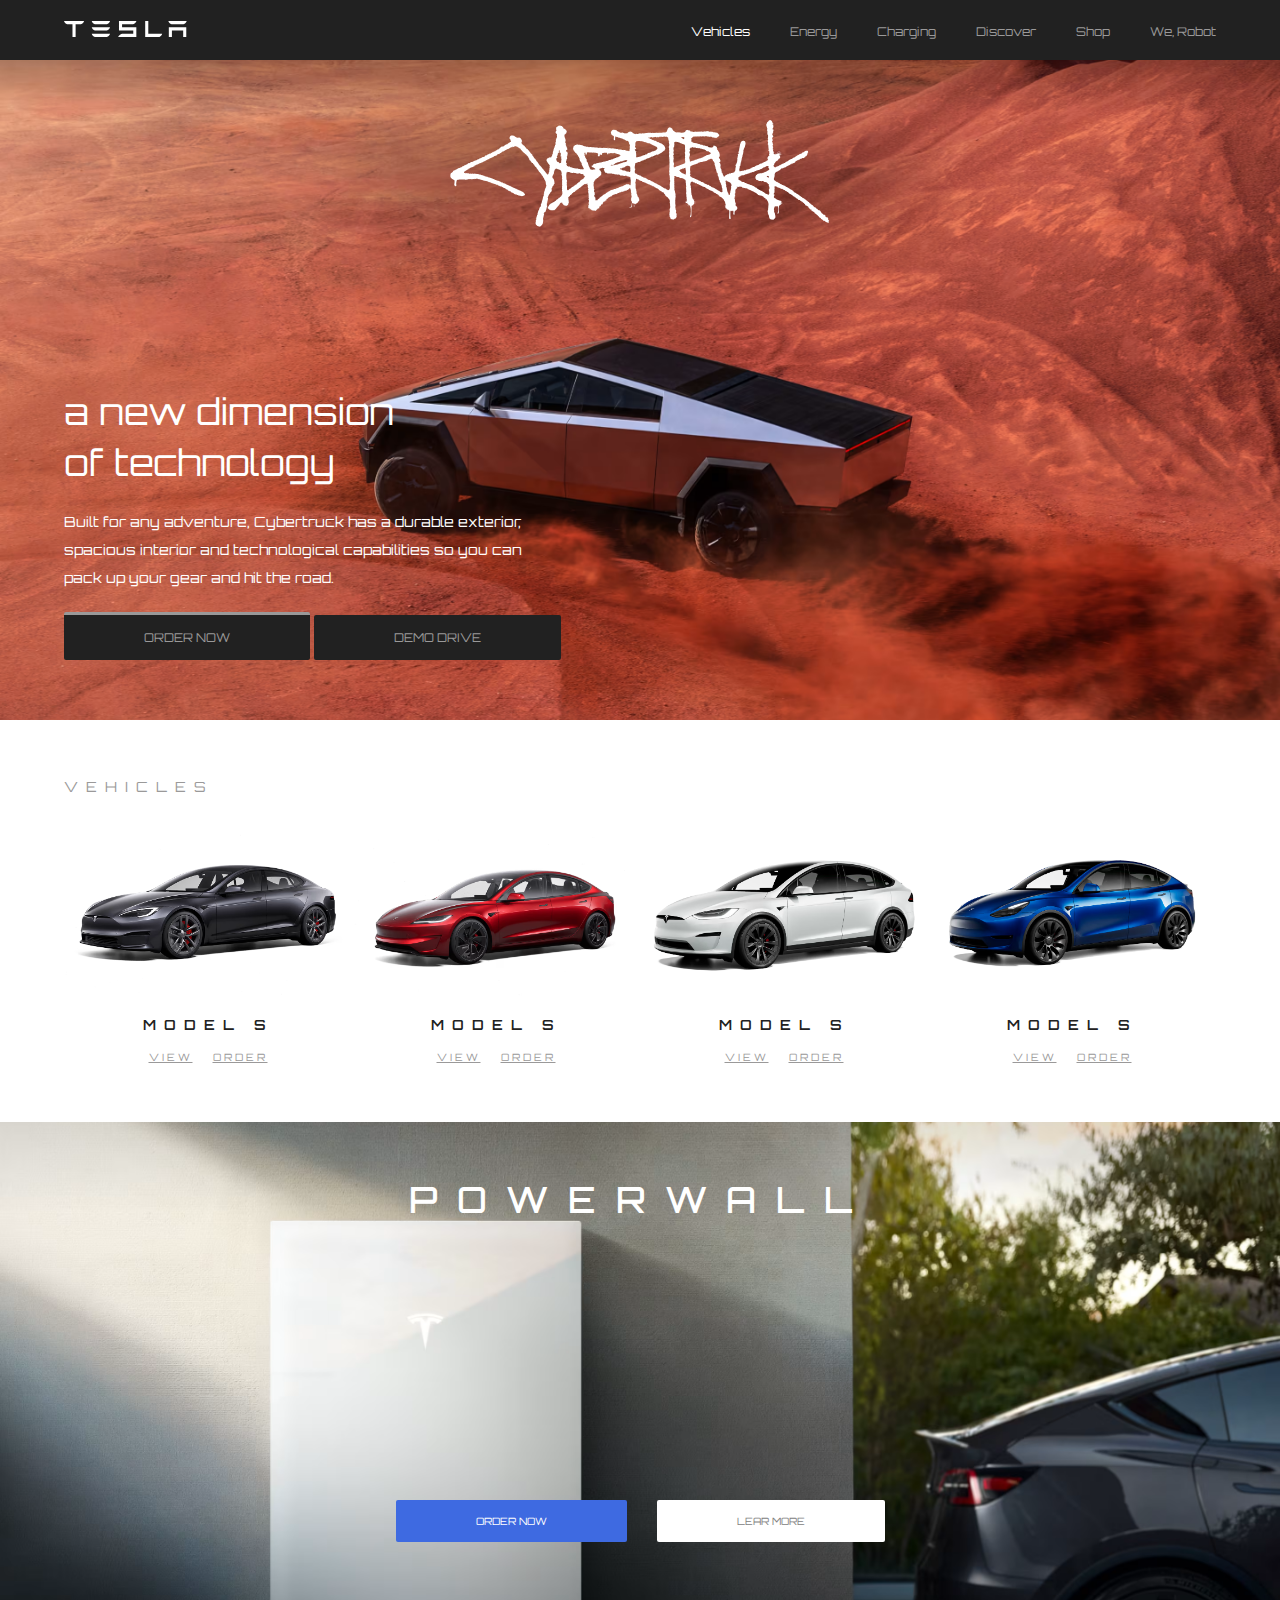
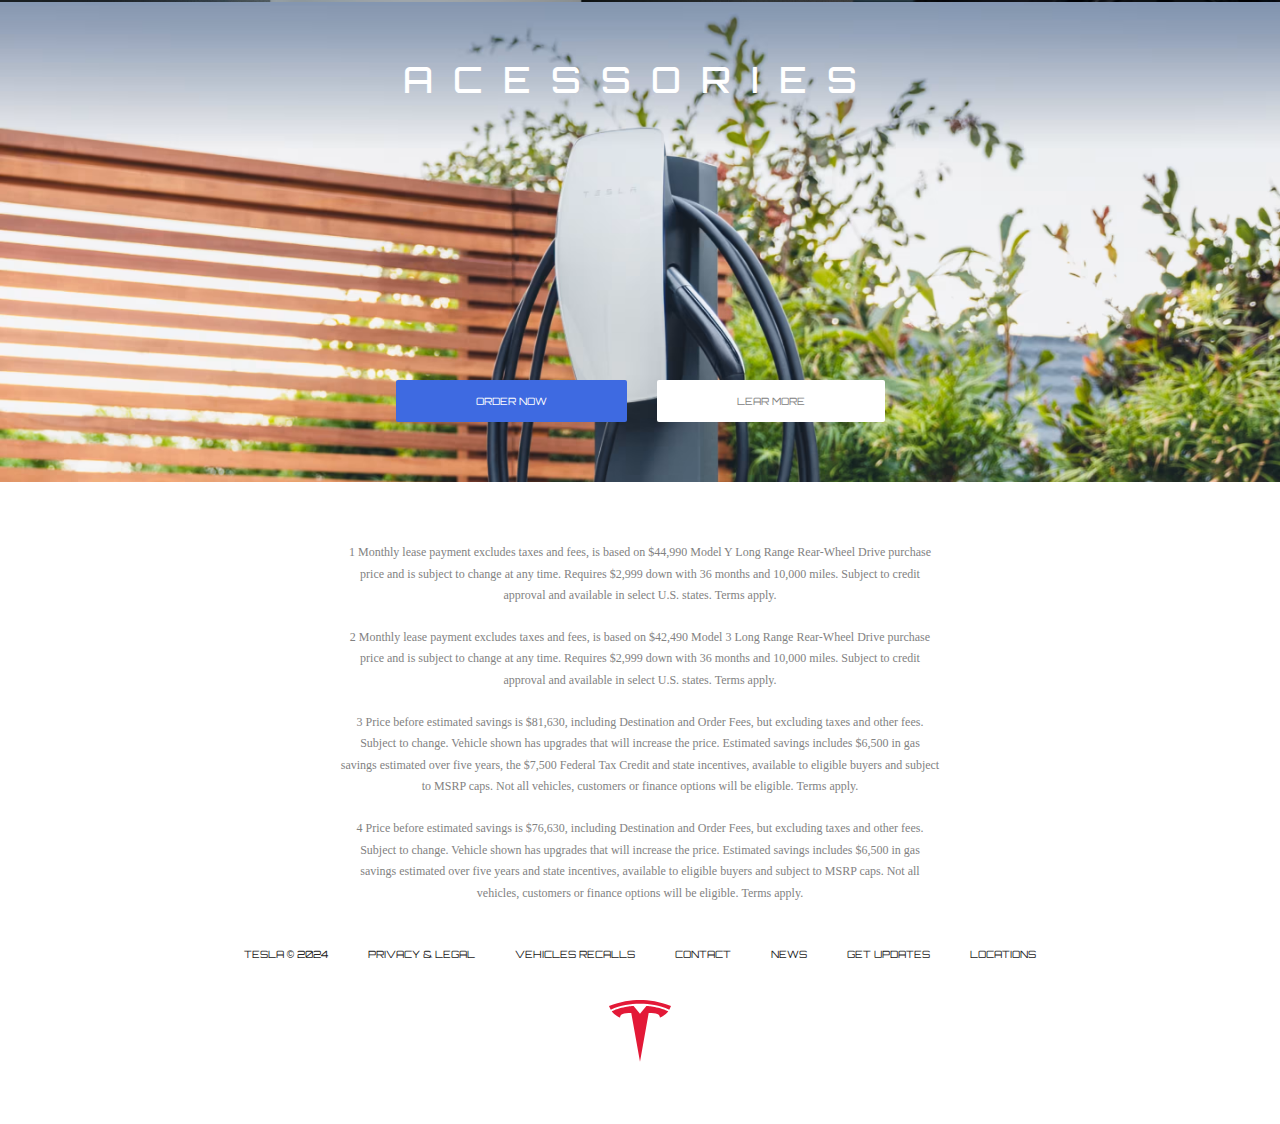
<file: index.html>
<!DOCTYPE html>
<html lang="pt-br">

<head>
    <meta charset="UTF-8">
    <meta name="viewport" content="width=device-width, initial-scale=1.0">
    <title>Tesla</title>
    <link rel="preconnect" href="https://fonts.googleapis.com">
    <link rel="preconnect" href="https://fonts.gstatic.com" crossorigin>
    <link href="https://fonts.googleapis.com/css2?family=Orbitron:wght@400..900&display=swap" rel="stylesheet">
    <link rel="stylesheet" href="css/reset.css">
    <link rel="stylesheet" href="css/style.css">
    <link rel="stylesheet" href="css/responsive.css">
</head>

<body>

    <header>
        <div class="container container-flex">
            <!-- logotipo -->
            <div class="brand">
                <figure>
                    <img src="img/logo-white.svg" alt="Logotipo da Tesla">
                </figure>
            </div>

            <!-- menu -->
            <div class="menu">
                <nav>
                    <ul>
                        <li>
                            <a class="active" href="/">Vehicles</a>
                        </li>
                        <li>
                            <a href="/">Energy</a>
                        </li>
                        <li>
                            <a href="/">Charging</a>
                        </li>
                        <li>
                            <a href="/">Discover</a>
                        </li>
                        <li>
                            <a href="/">Shop</a>
                        </li>
                        <li>
                            <a href="/">We, Robot</a>
                        </li>
                    </ul>
                </nav>
            </div>

            <div class="mobile-menu">
                <div></div>
                <div></div>
                <div></div>
            </div>
        </div>
    </header>

    <section class="hero">
        <div class="container banner">
           
            <!-- logo cybertruck -->
            <div class="brand-cybertruck">
                <figure>
                    <img src="img/logo-cybertruck.svg" alt="logo Cybertruck">
                </figure>
            </div>

            <!-- content -->
            <div class="content">
                <h1>a new dimension of technology</h1>
                <p>Built for any adventure, Cybertruck has a durable exterior, spacious interior and technological capabilities so you can pack up your gear and hit the road.</p>
                <div class="options-btns">
                    <button class="border-button">order now</button>
                    <button>demo drive</button>
                </div>
            </div>

        </div>
    </section>

    <section class="catalogue">
        <div class="container title">
            <h2>Vehicles</h2>
        </div>

        <div class="container catalogue-grid">
            <!-- item car -->
             <div class="item-car">
                <figure>
                    <img src="img/car-1.avif" alt="Car Model 1">
                </figure>
                <h3>Model S</h3>
                <div class="options">
                    <a href="/">View</a>
                    <a href="view-car1.html">Order</a>
                </div>
             </div>

             <!-- item car -->
             <div class="item-car">
                <figure>
                    <img src="img/car-2.avif" alt="Car Model 1">
                </figure>
                <h3>Model S</h3>
                <div class="options">
                    <a href="/">View</a>
                    <a href="view-car2.html">Order</a>
                </div>
             </div>

             <!-- item car -->
             <div class="item-car">
                <figure>
                    <img src="img/car-3.avif" alt="Car Model 1">
                </figure>
                <h3>Model S</h3>
                <div class="options">
                    <a href="/">View</a>
                    <a href="view-car3.html">Order</a>
                </div>
             </div>

             <!-- item car -->
             <div class="item-car">
                <figure>
                    <img src="img/car-4.avif" alt="Car Model 1">
                </figure>
                <h3>Model S</h3>
                <div class="options">
                    <a href="/">View</a>
                    <a href="view-car4.html">Order</a>
                </div>
             </div>

        </div>
    </section>

    <section class="full-banner" style="background-image: url(img/banner-2.avif);">
        <div class="product-title">
            <h2>powerwall</h2>
        </div>
        <div class="product-details">
            <button class="btn-primary">order now</button>
            <button class="btn-secondary">lear more</button>
        </div>
    </section>

    <section class="full-banner" style="background-image: url(img/banner-3.avif);">
        <div class="product-title">
            <h2>acessories</h2>
        </div>
        <div class="product-details">
            <button class="btn-primary">order now</button>
            <button class="btn-secondary">lear more</button>
        </div>
    </section>

    <footer>

        <div class="container">
            <div class="footer-block-text">
                <p>1 Monthly lease payment excludes taxes and fees, is based on $44,990 Model Y Long Range Rear-Wheel Drive purchase price and is subject to change at any time. Requires $2,999 down with 36 months and 10,000 miles. Subject to credit approval and available in select U.S. states. Terms apply.</p>
                <p>2 Monthly lease payment excludes taxes and fees, is based on $42,490 Model 3 Long Range Rear-Wheel Drive purchase price and is subject to change at any time. Requires $2,999 down with 36 months and 10,000 miles. Subject to credit approval and available in select U.S. states. Terms apply.</p>
                <p>3 Price before estimated savings is $81,630, including Destination and Order Fees, but excluding taxes and other fees. Subject to change. Vehicle shown has upgrades that will increase the price. Estimated savings includes $6,500 in gas savings estimated over five years, the $7,500 Federal Tax Credit and state incentives, available to eligible buyers and subject to MSRP caps. Not all vehicles, customers or finance options will be eligible. Terms apply.</p>
                <p>4 Price before estimated savings is $76,630, including Destination and Order Fees, but excluding taxes and other fees. Subject to change. Vehicle shown has upgrades that will increase the price. Estimated savings includes $6,500 in gas savings estimated over five years and state incentives, available to eligible buyers and subject to MSRP caps. Not all vehicles, customers or finance options will be eligible. Terms apply.</p>
        
            </div>
        </div>

        <div class="container menu-footer">
            <nav>
                <ul>
                    <li>
                        <a href="/">TESLA © 2024</a>
                    </li>
                    <li>
                        <a href="/">PRIVACY & LEGAL</a>
                    </li>
                    <li>
                        <a href="/">VEHICLES RECALLS</a>
                    </li>
                    <li>
                        <a href="/">CONTACT</a>
                    </li>
                    <li>
                        <a href="/">NEWS</a>
                    </li>
                    <li>
                        <a href="/">GET UPDATES</a>
                    </li>
                    <li>
                        <a href="/">LOCATIONS</a>
                    </li>
                </ul>
            </nav>

            <div>
                <figure>
                    <img src="img/logo-footer.svg" alt="Logotipo da Tesla">
                </figure>
            </div>
        </div>
    </footer>

</body>

</html>
</file>
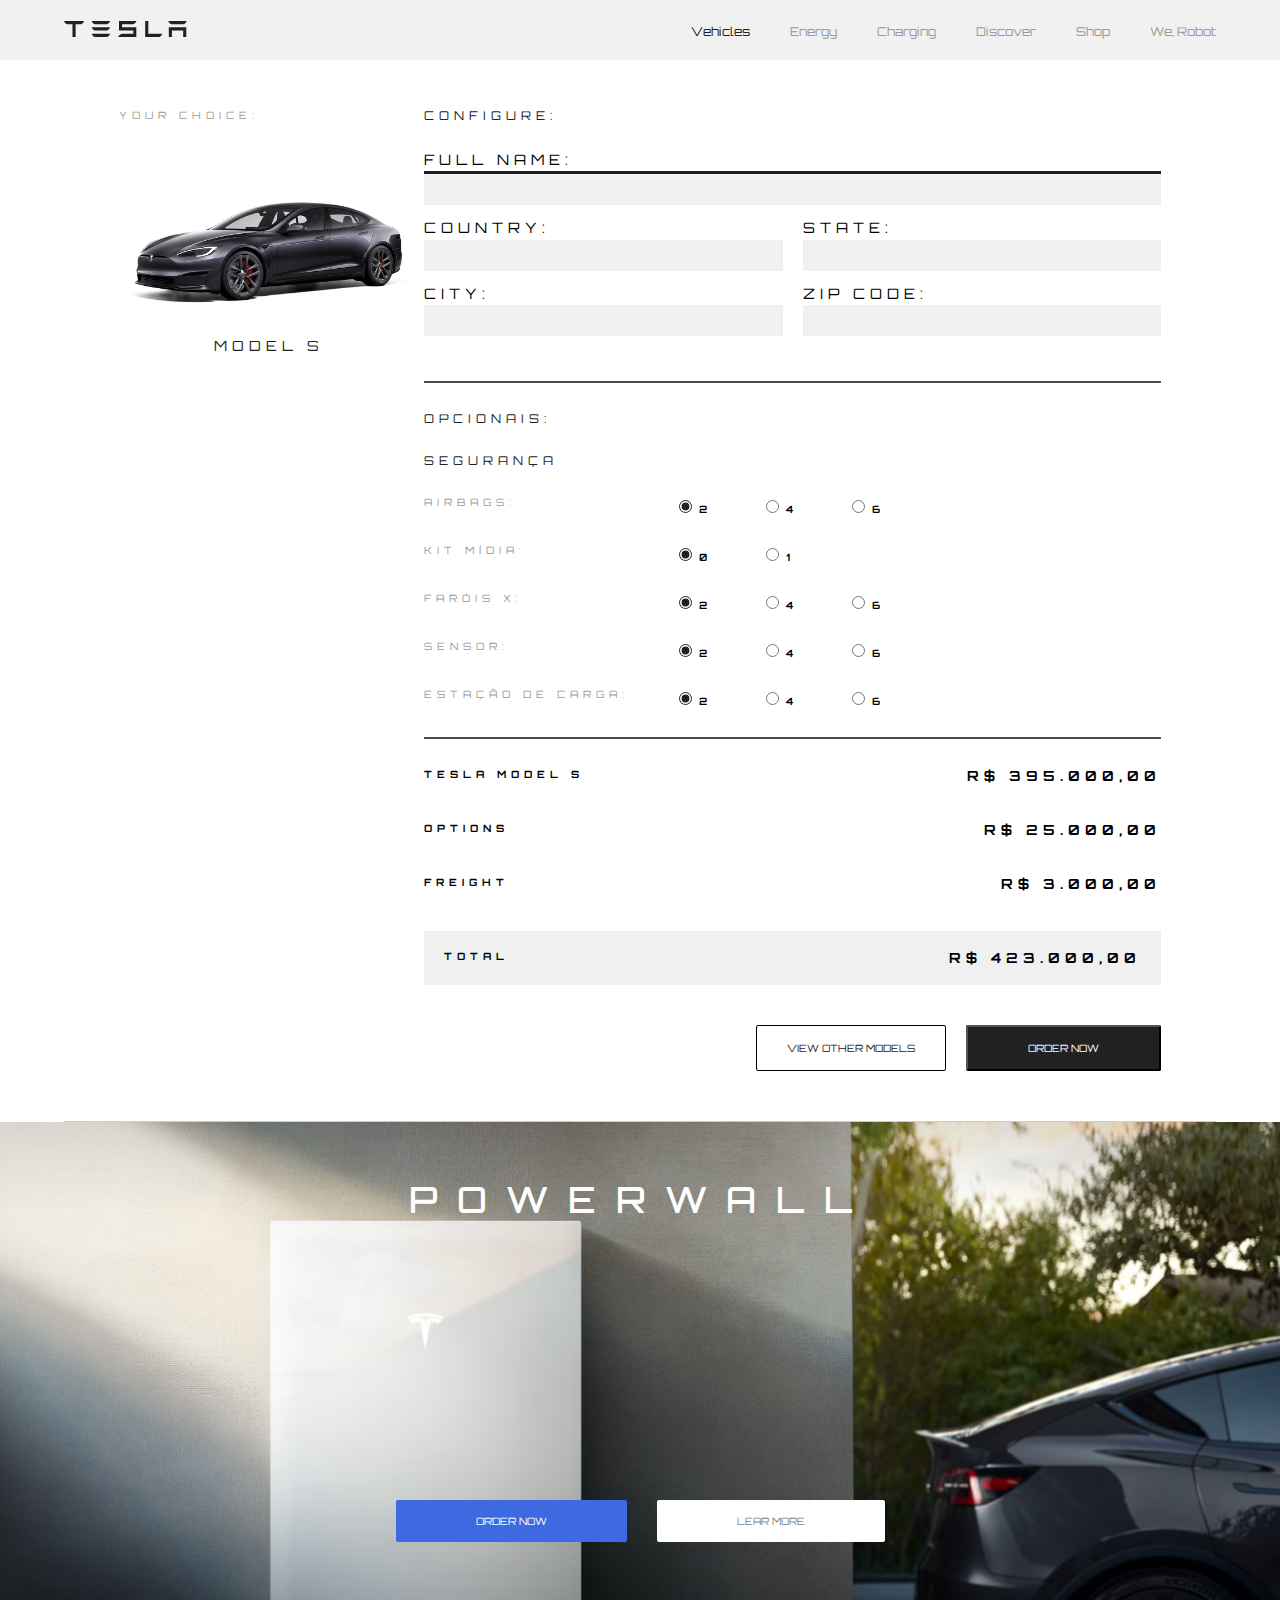
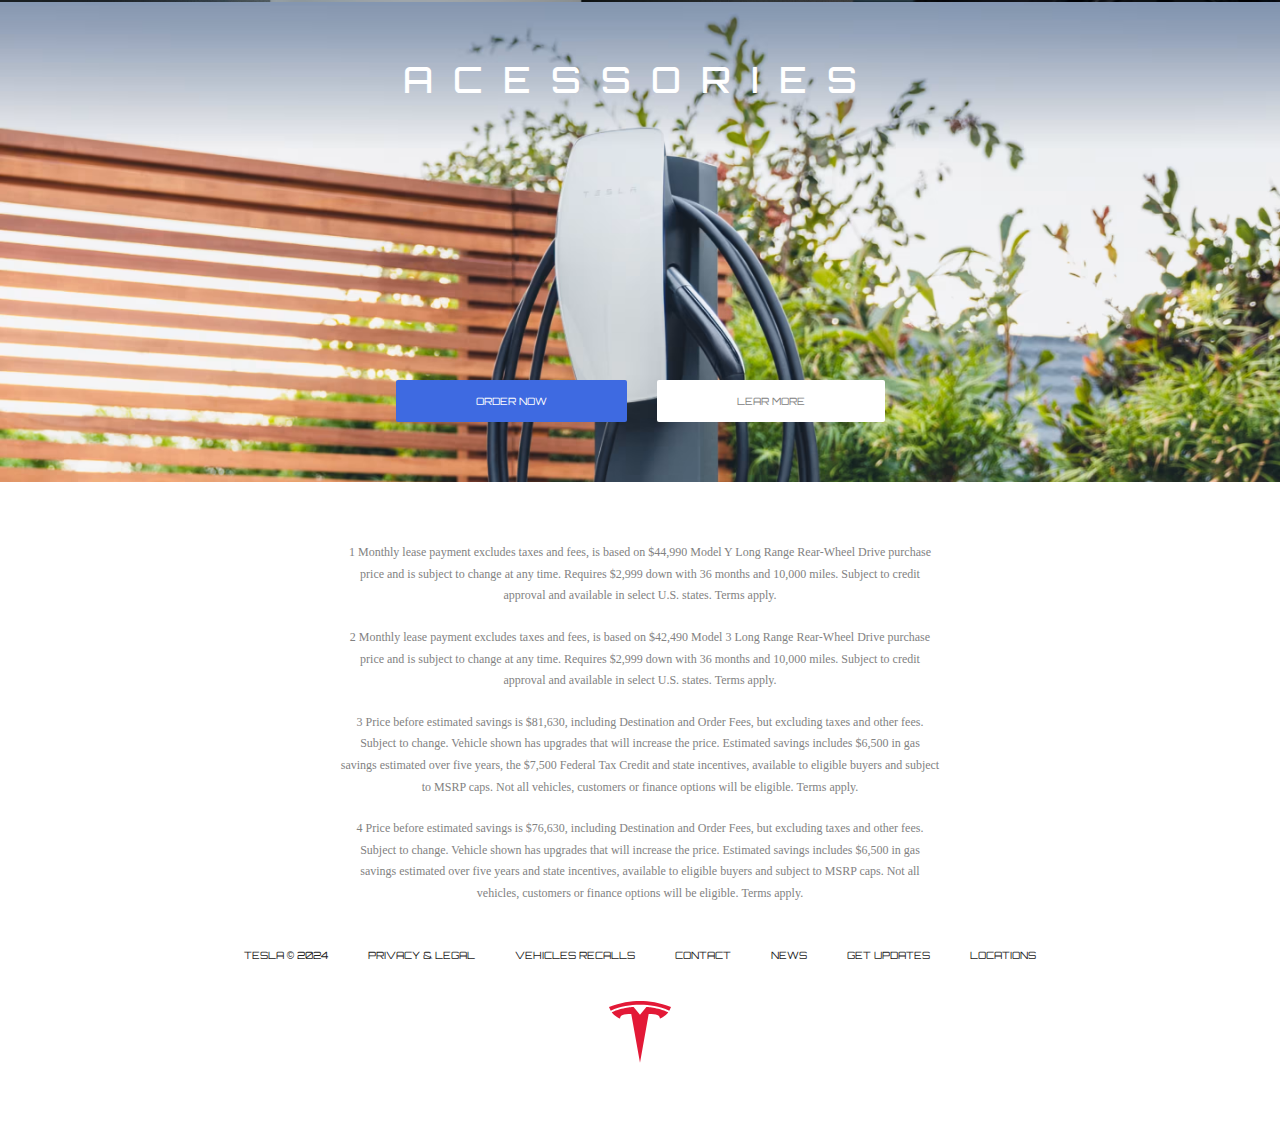
<file: view-car1.html>
<!DOCTYPE html>
<html lang="pt-br">

<head>
    <meta charset="UTF-8">
    <meta name="viewport" content="width=device-width, initial-scale=1.0">
    <title>Tesla</title>
    <link rel="preconnect" href="https://fonts.googleapis.com">
    <link rel="preconnect" href="https://fonts.gstatic.com" crossorigin>
    <link href="https://fonts.googleapis.com/css2?family=Orbitron:wght@400..900&display=swap" rel="stylesheet">
    <link rel="stylesheet" href="css/reset.css">
    <link rel="stylesheet" href="css/style-cars.css">
    <link rel="stylesheet" href="css/responsive.css">
</head>

<body>

    <header>
        <div class="container container-flex">
            <!-- logotipo -->
            <div class="brand">
                <figure>
                    <img src="img/logo-black.svg" alt="Logotipo da Tesla">
                </figure>
            </div>

            <!-- menu -->
            <div class="menu">
                <nav>
                    <ul>
                        <li>
                            <a class="active" href="/">Vehicles</a>
                        </li>
                        <li>
                            <a href="/">Energy</a>
                        </li>
                        <li>
                            <a href="/">Charging</a>
                        </li>
                        <li>
                            <a href="/">Discover</a>
                        </li>
                        <li>
                            <a href="/">Shop</a>
                        </li>
                        <li>
                            <a href="/">We, Robot</a>
                        </li>
                    </ul>
                </nav>
            </div>

            <div class="mobile-menu">
                <div></div>
                <div></div>
                <div></div>
            </div>
        </div>
    </header>

    <section class="container">
        <div class="car-details">
            <div class="car-image">
                <h3>your choice:</h3>
                <img src="img/car-1.avif" alt="Model S">
                <p class="car-model">Model S</p>
            </div>
            
            <div class="car-info">
                <h3>Configure:</h3>
                <form class="car-form border-bottom">
                    <div class="form-row">
                        <div class="form-group">
                            <label for="full-name">Full Name:</label>
                            <input type="text" class="border-input-selected">
                        </div>
                    </div>
                    <div class="form-row">
                        <div class="form-group">
                            <label for="country">Country:</label>
                            <input type="text">
                        </div>
                        <div class="form-group">
                            <label for="state">State:</label>
                            <input type="text">
                        </div>
                    </div>
                    <div class="form-row">
                        <div class="form-group">
                            <label for="city">City:</label>
                            <input type="text">
                        </div>
                        <div class="form-group">
                            <label for="zip">ZIP Code:</label>
                            <input type="text">
                        </div>
                    </div>
                </form>
          
                <div class="details-options border-bottom">
                    <h3>Opcionais:</h3>
                    <h3>Segurança</h3>
                    
                    <div class="option-car">
                        <label>Airbags:</label>
                        <div>
                            <input type="radio" name="airbags" checked><span>2</span>
                            <input type="radio" name="airbags"><span>4</span>
                            <input type="radio" name="airbags"><span>6</span>
                        </div>
                    </div>
                    
                    <div class="option-car">
                        <label>Kit mídia:</label>
                        <div>
                            <input type="radio" name="kit-midia" checked><span>0</span>
                            <input type="radio" name="kit-midia"><span>1</span>
                        </div>
                    </div>
                    
                    <div class="option-car">
                        <label>Faróis X:</label>
                        <div>
                            <input type="radio" name="farois" checked><span>2</span>
                            <input type="radio" name="farois"><span>4</span>
                            <input type="radio" name="farois"><span>6</span>
                        </div>
                    </div>
                    
                    <div class="option-car">
                        <label>Sensor:</label>
                        <div>
                            <input type="radio" name="sensor" checked><span>2</span>
                            <input type="radio" name="sensor"><span>4</span>
                            <input type="radio" name="sensor"><span>6</span>
                        </div>
                    </div>
                    
                    <div class="option-car">
                        <label>Estação de carga:</label>
                        <div>
                            <input type="radio" name="carga" checked><span>2</span>
                            <input type="radio" name="carga"><span>4</span>
                            <input type="radio" name="carga"><span>6</span>
                        </div>
                    </div>
                </div>
                
          
                <div class="price-summary">
                    <div class="price-item">
                        <span>TESLA MODEL S</span>
                        <span class="price-value">R$ 395.000,00</span>
                    </div>
                    <div class="price-item">
                        <span>Options</span>
                        <span class="price-value">R$ 25.000,00</span>
                    </div>
                    <div class="price-item">
                        <span>Freight</span>
                        <span class="price-value">R$ 3.000,00</span>
                    </div>
                    <div class="price-total">
                        <span>Total</span>
                        <span class="price-value">R$ 423.000,00</span>
                    </div>
                </div>
          
                <div class="action-buttons">
                    <button class="btn-other-model">View Other Models</button>
                    <button class="btn-order-now">Order Now</button>
                </div>
            </div>
        </div>
      </section>         

    <section class="full-banner" style="background-image: url(img/banner-2.avif);">
        <div class="product-title">
            <h2>powerwall</h2>
        </div>
        <div class="product-details">
            <button class="btn-primary">order now</button>
            <button class="btn-secondary">lear more</button>
        </div>
    </section>

    <section class="full-banner" style="background-image: url(img/banner-3.avif);">
        <div class="product-title">
            <h2>acessories</h2>
        </div>
        <div class="product-details">
            <button class="btn-primary">order now</button>
            <button class="btn-secondary">lear more</button>
        </div>
    </section>

    <footer>

        <div class="container">
            <div class="footer-block-text">
                <p>1 Monthly lease payment excludes taxes and fees, is based on $44,990 Model Y Long Range Rear-Wheel Drive purchase price and is subject to change at any time. Requires $2,999 down with 36 months and 10,000 miles. Subject to credit approval and available in select U.S. states. Terms apply.</p>
                <p>2 Monthly lease payment excludes taxes and fees, is based on $42,490 Model 3 Long Range Rear-Wheel Drive purchase price and is subject to change at any time. Requires $2,999 down with 36 months and 10,000 miles. Subject to credit approval and available in select U.S. states. Terms apply.</p>
                <p>3 Price before estimated savings is $81,630, including Destination and Order Fees, but excluding taxes and other fees. Subject to change. Vehicle shown has upgrades that will increase the price. Estimated savings includes $6,500 in gas savings estimated over five years, the $7,500 Federal Tax Credit and state incentives, available to eligible buyers and subject to MSRP caps. Not all vehicles, customers or finance options will be eligible. Terms apply.</p>
                <p>4 Price before estimated savings is $76,630, including Destination and Order Fees, but excluding taxes and other fees. Subject to change. Vehicle shown has upgrades that will increase the price. Estimated savings includes $6,500 in gas savings estimated over five years and state incentives, available to eligible buyers and subject to MSRP caps. Not all vehicles, customers or finance options will be eligible. Terms apply.</p>
        
            </div>
        </div>

        <div class="container menu-footer">
            <nav>
                <ul>
                    <li>
                        <a href="/">TESLA © 2024</a>
                    </li>
                    <li>
                        <a href="/">PRIVACY & LEGAL</a>
                    </li>
                    <li>
                        <a href="/">VEHICLES RECALLS</a>
                    </li>
                    <li>
                        <a href="/">CONTACT</a>
                    </li>
                    <li>
                        <a href="/">NEWS</a>
                    </li>
                    <li>
                        <a href="/">GET UPDATES</a>
                    </li>
                    <li>
                        <a href="/">LOCATIONS</a>
                    </li>
                </ul>
            </nav>

            <div>
                <figure>
                    <img src="img/logo-footer.svg" alt="Logotipo da Tesla">
                </figure>
            </div>
        </div>
    </footer>

</body>

</html>
</file>
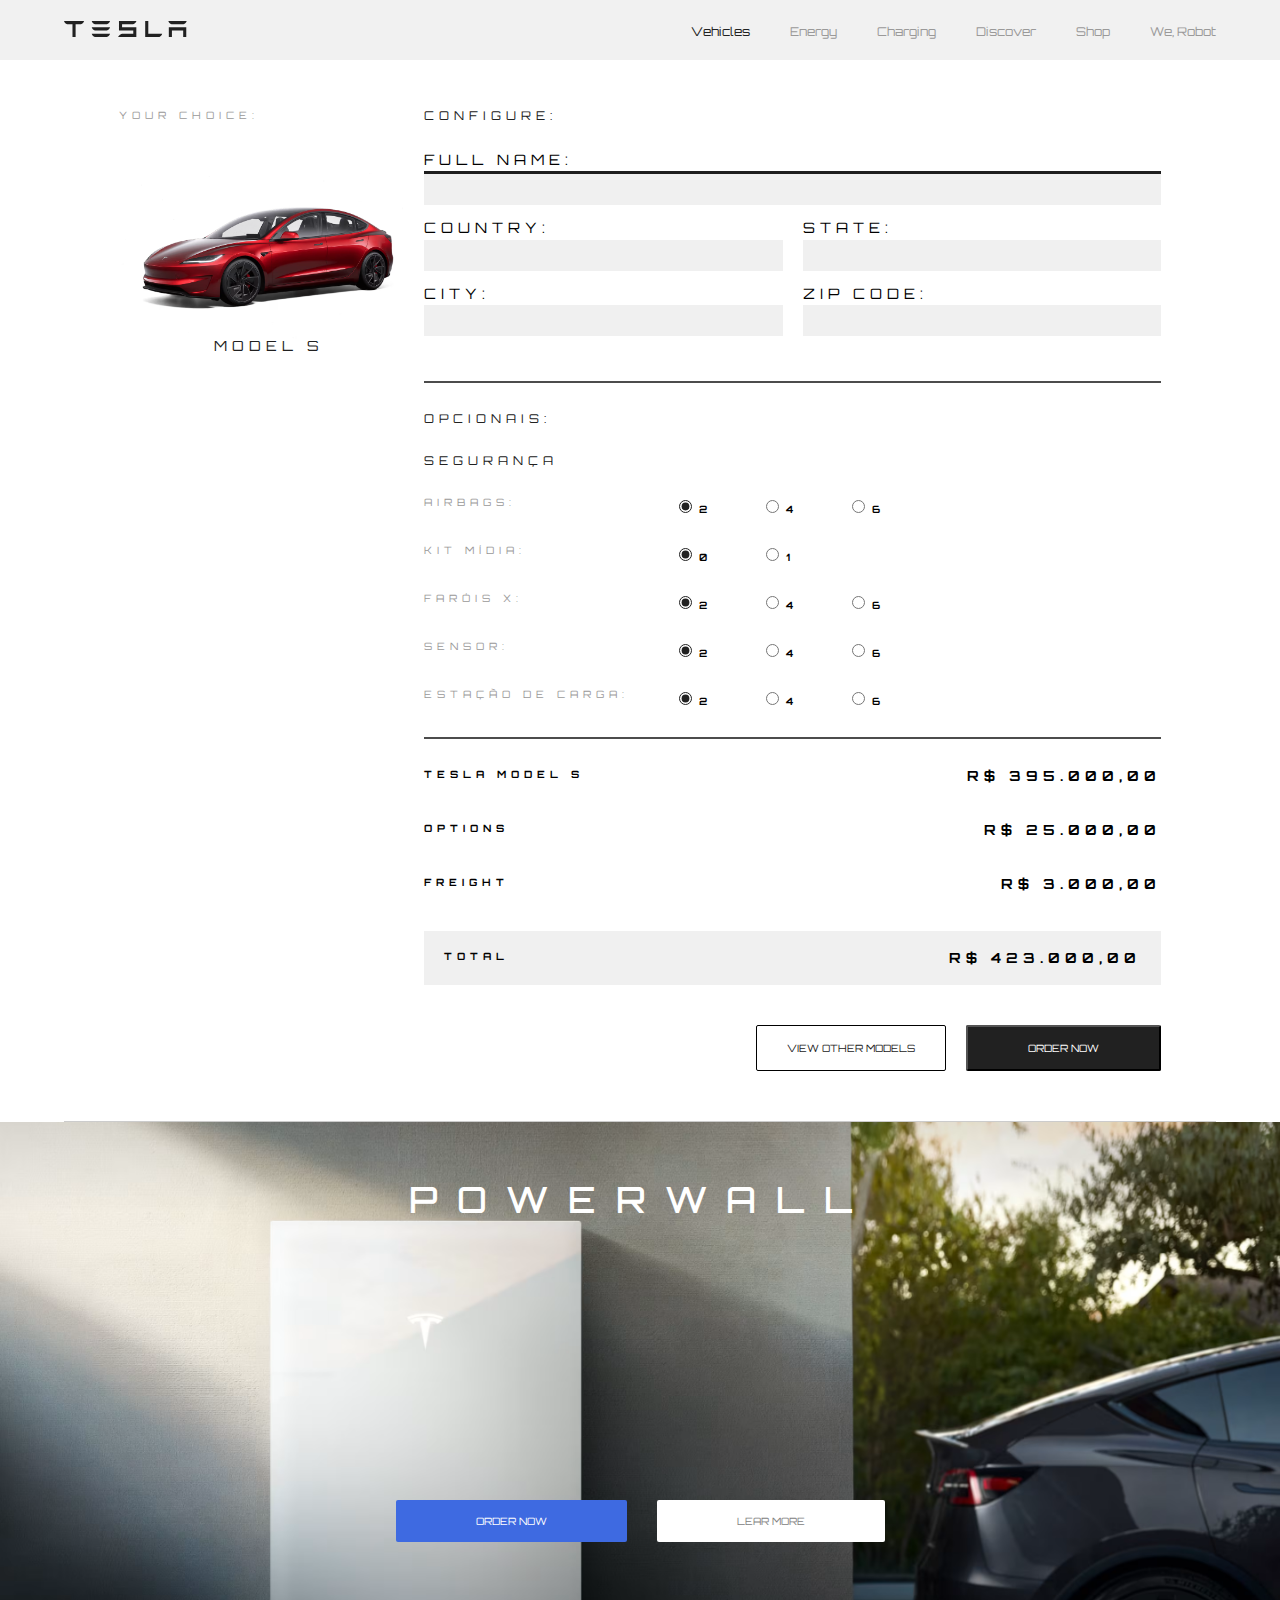
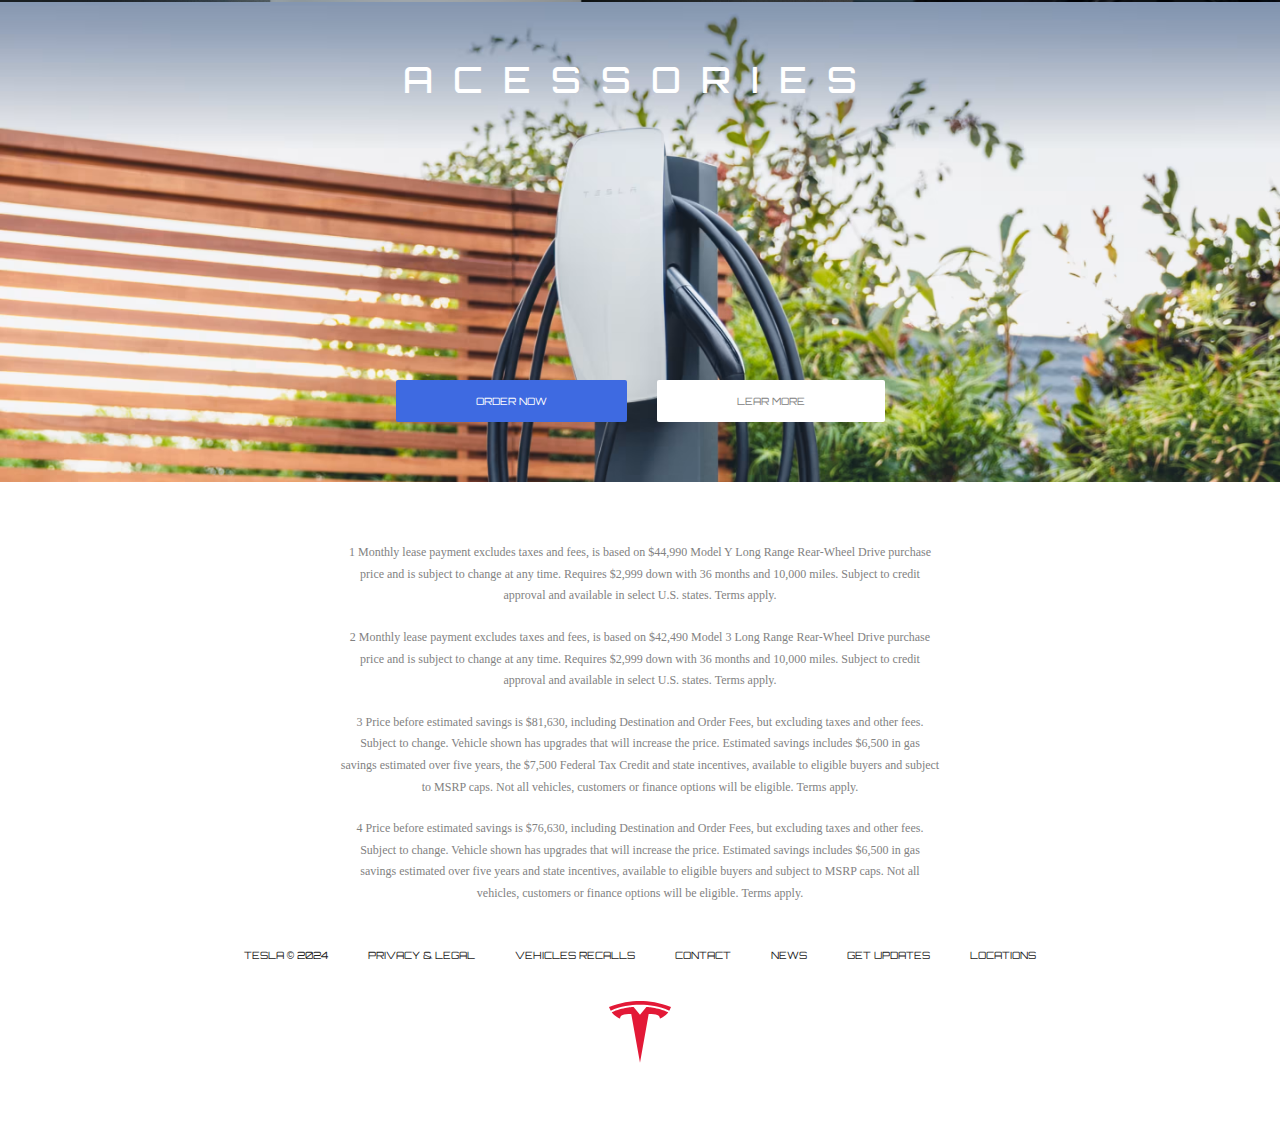
<file: view-car2.html>
<!DOCTYPE html>
<html lang="pt-br">

<head>
    <meta charset="UTF-8">
    <meta name="viewport" content="width=device-width, initial-scale=1.0">
    <title>Tesla</title>
    <link rel="preconnect" href="https://fonts.googleapis.com">
    <link rel="preconnect" href="https://fonts.gstatic.com" crossorigin>
    <link href="https://fonts.googleapis.com/css2?family=Orbitron:wght@400..900&display=swap" rel="stylesheet">
    <link rel="stylesheet" href="css/reset.css">
    <link rel="stylesheet" href="css/style-cars.css">
    <link rel="stylesheet" href="css/responsive.css">
</head>

<body>

    <header>
        <div class="container container-flex">
            <!-- logotipo -->
            <div class="brand">
                <figure>
                    <img src="img/logo-black.svg" alt="Logotipo da Tesla">
                </figure>
            </div>

            <!-- menu -->
            <div class="menu">
                <nav>
                    <ul>
                        <li>
                            <a class="active" href="/">Vehicles</a>
                        </li>
                        <li>
                            <a href="/">Energy</a>
                        </li>
                        <li>
                            <a href="/">Charging</a>
                        </li>
                        <li>
                            <a href="/">Discover</a>
                        </li>
                        <li>
                            <a href="/">Shop</a>
                        </li>
                        <li>
                            <a href="/">We, Robot</a>
                        </li>
                    </ul>
                </nav>
            </div>

            <div class="mobile-menu">
                <div></div>
                <div></div>
                <div></div>
            </div>
        </div>
    </header>

    <section class="container">
        <div class="car-details">
            <div class="car-image">
                <h3>your choice:</h3>
                <img src="img/car-2.avif" alt="Model S">
                <p class="car-model">Model S</p>
            </div>
            
            <div class="car-info">
                <h3>Configure:</h3>
                <form class="car-form border-bottom">
                    <div class="form-row">
                        <div class="form-group">
                            <label for="full-name">Full Name:</label>
                            <input type="text" class="border-input-selected">
                        </div>
                    </div>
                    <div class="form-row">
                        <div class="form-group">
                            <label for="country">Country:</label>
                            <input type="text">
                        </div>
                        <div class="form-group">
                            <label for="state">State:</label>
                            <input type="text">
                        </div>
                    </div>
                    <div class="form-row">
                        <div class="form-group">
                            <label for="city">City:</label>
                            <input type="text">
                        </div>
                        <div class="form-group">
                            <label for="zip">ZIP Code:</label>
                            <input type="text">
                        </div>
                    </div>
                </form>
          
                <div class="details-options border-bottom">
                    <h3>Opcionais:</h3>
                    <h3>Segurança</h3>
                    
                    <div class="option-car">
                        <label>Airbags:</label>
                        <div>
                            <input type="radio" name="airbags" checked><span>2</span>
                            <input type="radio" name="airbags"><span>4</span>
                            <input type="radio" name="airbags"><span>6</span>
                        </div>
                    </div>
                    
                    <div class="option-car">
                        <label>Kit mídia:</label>
                        <div>
                            <input type="radio" name="kit-midia" checked><span>0</span>
                            <input type="radio" name="kit-midia"><span>1</span>
                        </div>
                    </div>
                    
                    <div class="option-car">
                        <label>Faróis X:</label>
                        <div>
                            <input type="radio" name="farois" checked><span>2</span>
                            <input type="radio" name="farois"><span>4</span>
                            <input type="radio" name="farois"><span>6</span>
                        </div>
                    </div>
                    
                    <div class="option-car">
                        <label>Sensor:</label>
                        <div>
                            <input type="radio" name="sensor" checked><span>2</span>
                            <input type="radio" name="sensor"><span>4</span>
                            <input type="radio" name="sensor"><span>6</span>
                        </div>
                    </div>
                    
                    <div class="option-car">
                        <label>Estação de carga:</label>
                        <div>
                            <input type="radio" name="carga" checked><span>2</span>
                            <input type="radio" name="carga"><span>4</span>
                            <input type="radio" name="carga"><span>6</span>
                        </div>
                    </div>
                </div>
                
          
                <div class="price-summary">
                    <div class="price-item">
                        <span>TESLA MODEL S</span>
                        <span class="price-value">R$ 395.000,00</span>
                    </div>
                    <div class="price-item">
                        <span>Options</span>
                        <span class="price-value">R$ 25.000,00</span>
                    </div>
                    <div class="price-item">
                        <span>Freight</span>
                        <span class="price-value">R$ 3.000,00</span>
                    </div>
                    <div class="price-total">
                        <span>Total</span>
                        <span class="price-value">R$ 423.000,00</span>
                    </div>
                </div>
          
                <div class="action-buttons">
                    <button class="btn-other-model">View Other Models</button>
                    <button class="btn-order-now">Order Now</button>
                </div>
            </div>
        </div>
      </section>         

    <section class="full-banner" style="background-image: url(img/banner-2.avif);">
        <div class="product-title">
            <h2>powerwall</h2>
        </div>
        <div class="product-details">
            <button class="btn-primary">order now</button>
            <button class="btn-secondary">lear more</button>
        </div>
    </section>

    <section class="full-banner" style="background-image: url(img/banner-3.avif);">
        <div class="product-title">
            <h2>acessories</h2>
        </div>
        <div class="product-details">
            <button class="btn-primary">order now</button>
            <button class="btn-secondary">lear more</button>
        </div>
    </section>

    <footer>

        <div class="container">
            <div class="footer-block-text">
                <p>1 Monthly lease payment excludes taxes and fees, is based on $44,990 Model Y Long Range Rear-Wheel Drive purchase price and is subject to change at any time. Requires $2,999 down with 36 months and 10,000 miles. Subject to credit approval and available in select U.S. states. Terms apply.</p>
                <p>2 Monthly lease payment excludes taxes and fees, is based on $42,490 Model 3 Long Range Rear-Wheel Drive purchase price and is subject to change at any time. Requires $2,999 down with 36 months and 10,000 miles. Subject to credit approval and available in select U.S. states. Terms apply.</p>
                <p>3 Price before estimated savings is $81,630, including Destination and Order Fees, but excluding taxes and other fees. Subject to change. Vehicle shown has upgrades that will increase the price. Estimated savings includes $6,500 in gas savings estimated over five years, the $7,500 Federal Tax Credit and state incentives, available to eligible buyers and subject to MSRP caps. Not all vehicles, customers or finance options will be eligible. Terms apply.</p>
                <p>4 Price before estimated savings is $76,630, including Destination and Order Fees, but excluding taxes and other fees. Subject to change. Vehicle shown has upgrades that will increase the price. Estimated savings includes $6,500 in gas savings estimated over five years and state incentives, available to eligible buyers and subject to MSRP caps. Not all vehicles, customers or finance options will be eligible. Terms apply.</p>
        
            </div>
        </div>

        <div class="container menu-footer">
            <nav>
                <ul>
                    <li>
                        <a href="/">TESLA © 2024</a>
                    </li>
                    <li>
                        <a href="/">PRIVACY & LEGAL</a>
                    </li>
                    <li>
                        <a href="/">VEHICLES RECALLS</a>
                    </li>
                    <li>
                        <a href="/">CONTACT</a>
                    </li>
                    <li>
                        <a href="/">NEWS</a>
                    </li>
                    <li>
                        <a href="/">GET UPDATES</a>
                    </li>
                    <li>
                        <a href="/">LOCATIONS</a>
                    </li>
                </ul>
            </nav>

            <div>
                <figure>
                    <img src="img/logo-footer.svg" alt="Logotipo da Tesla">
                </figure>
            </div>
        </div>
    </footer>

</body>

</html>
</file>
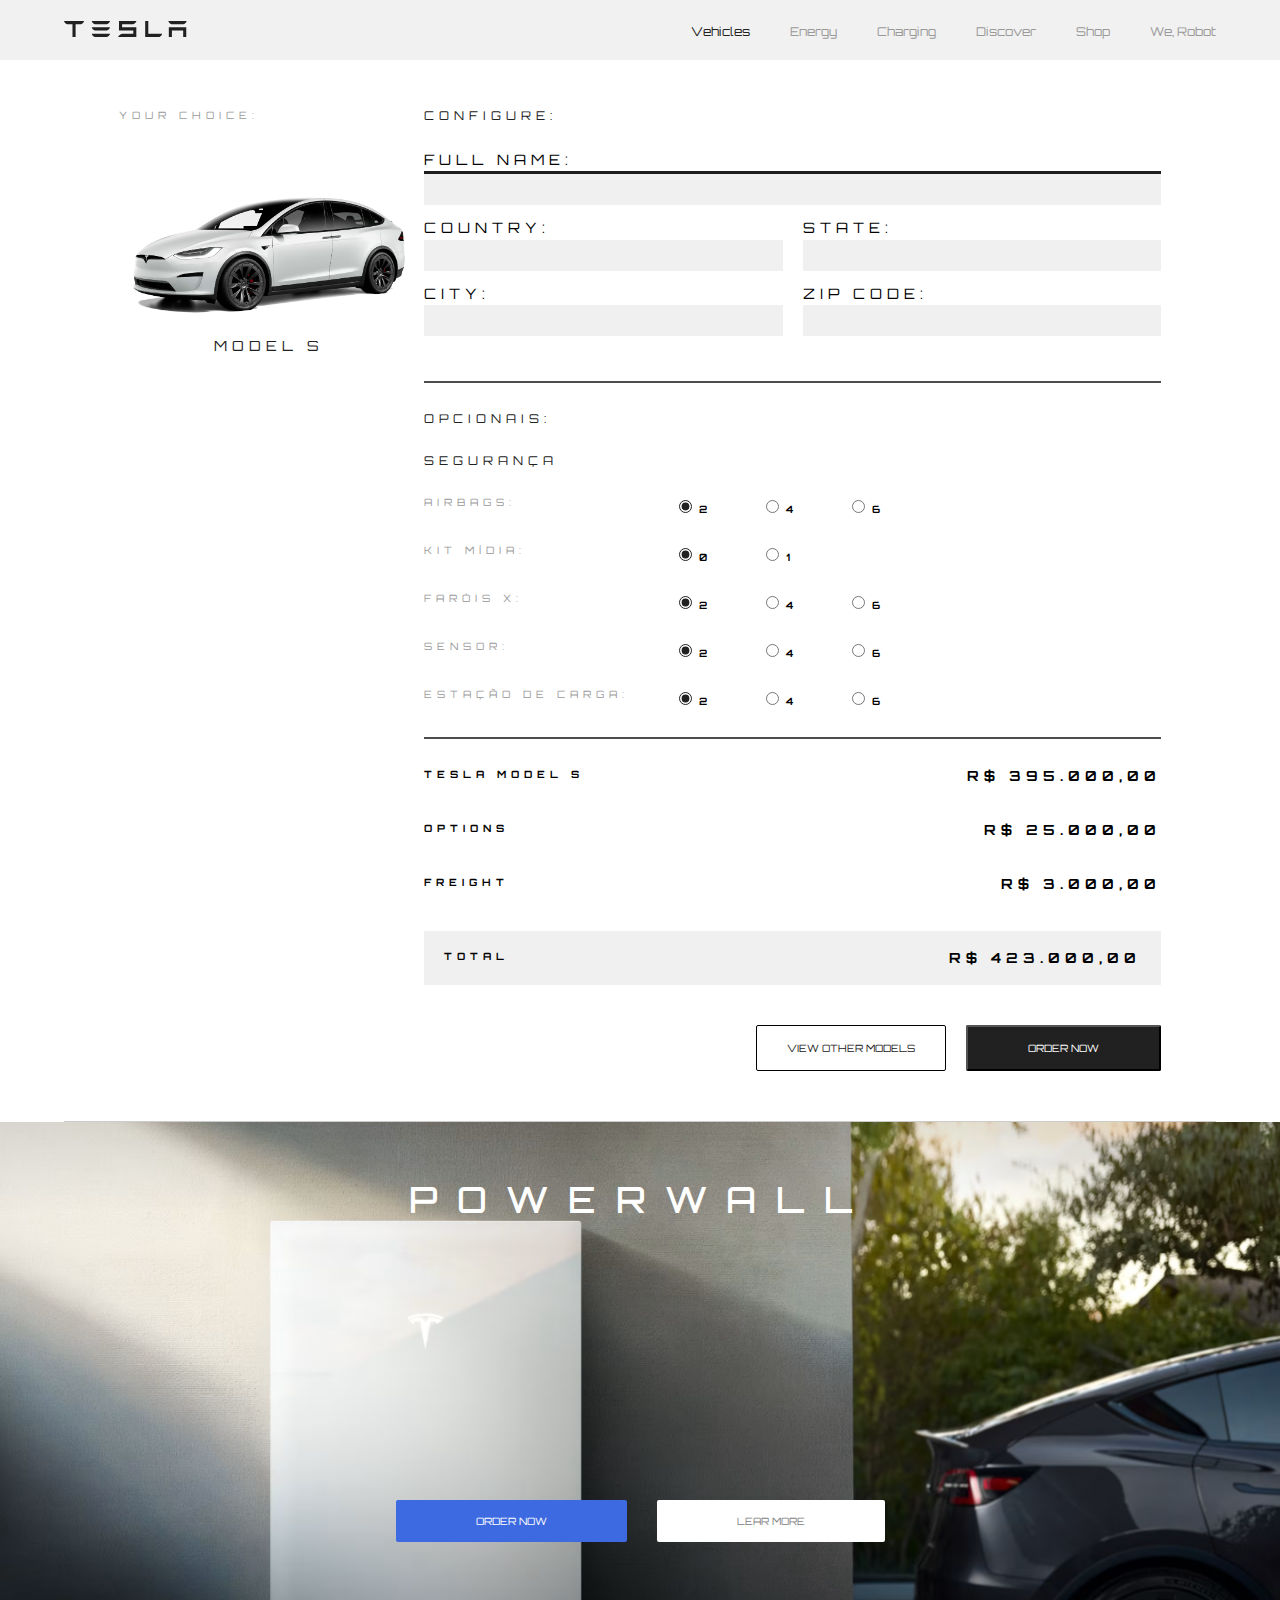
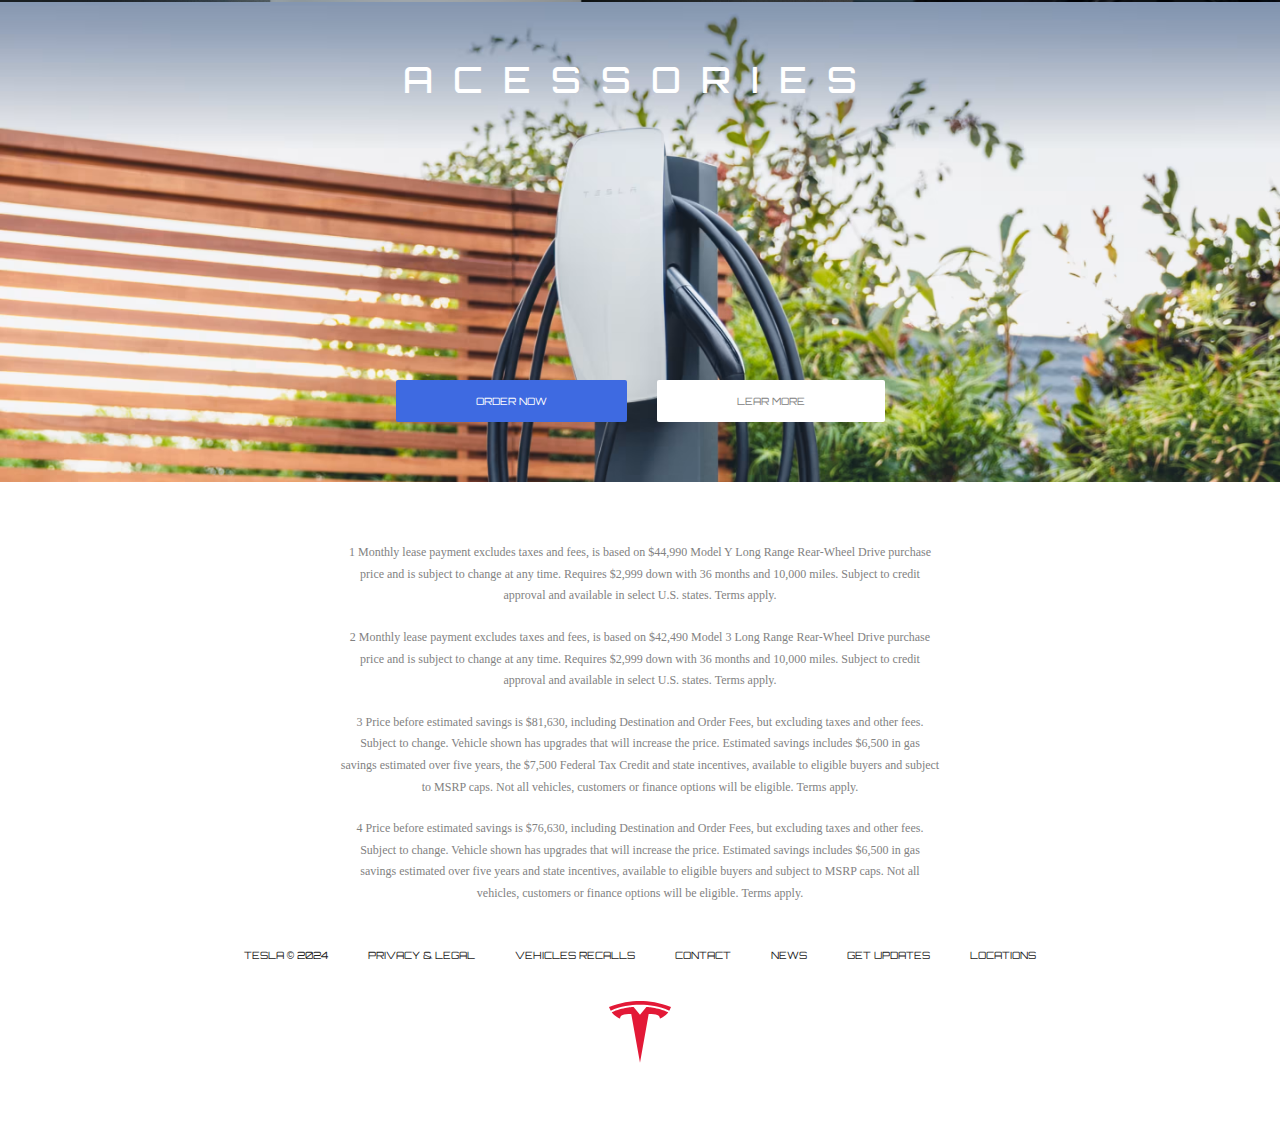
<file: view-car3.html>
<!DOCTYPE html>
<html lang="pt-br">

<head>
    <meta charset="UTF-8">
    <meta name="viewport" content="width=device-width, initial-scale=1.0">
    <title>Tesla</title>
    <link rel="preconnect" href="https://fonts.googleapis.com">
    <link rel="preconnect" href="https://fonts.gstatic.com" crossorigin>
    <link href="https://fonts.googleapis.com/css2?family=Orbitron:wght@400..900&display=swap" rel="stylesheet">
    <link rel="stylesheet" href="css/reset.css">
    <link rel="stylesheet" href="css/style-cars.css">
    <link rel="stylesheet" href="css/responsive.css">
</head>

<body>

    <header>
        <div class="container container-flex">
            <!-- logotipo -->
            <div class="brand">
                <figure>
                    <img src="img/logo-black.svg" alt="Logotipo da Tesla">
                </figure>
            </div>

            <!-- menu -->
            <div class="menu">
                <nav>
                    <ul>
                        <li>
                            <a class="active" href="/">Vehicles</a>
                        </li>
                        <li>
                            <a href="/">Energy</a>
                        </li>
                        <li>
                            <a href="/">Charging</a>
                        </li>
                        <li>
                            <a href="/">Discover</a>
                        </li>
                        <li>
                            <a href="/">Shop</a>
                        </li>
                        <li>
                            <a href="/">We, Robot</a>
                        </li>
                    </ul>
                </nav>
            </div>

            <div class="mobile-menu">
                <div></div>
                <div></div>
                <div></div>
            </div>
        </div>
    </header>

    <section class="container">
        <div class="car-details">
            <div class="car-image">
                <h3>your choice:</h3>
                <img src="img/car-3.avif" alt="Model S">
                <p class="car-model">Model S</p>
            </div>
            
            <div class="car-info">
                <h3>Configure:</h3>
                <form class="car-form border-bottom">
                    <div class="form-row">
                        <div class="form-group">
                            <label for="full-name">Full Name:</label>
                            <input type="text" class="border-input-selected">
                        </div>
                    </div>
                    <div class="form-row">
                        <div class="form-group">
                            <label for="country">Country:</label>
                            <input type="text">
                        </div>
                        <div class="form-group">
                            <label for="state">State:</label>
                            <input type="text">
                        </div>
                    </div>
                    <div class="form-row">
                        <div class="form-group">
                            <label for="city">City:</label>
                            <input type="text">
                        </div>
                        <div class="form-group">
                            <label for="zip">ZIP Code:</label>
                            <input type="text">
                        </div>
                    </div>
                </form>
          
                <div class="details-options border-bottom">
                    <h3>Opcionais:</h3>
                    <h3>Segurança</h3>
                    
                    <div class="option-car">
                        <label>Airbags:</label>
                        <div>
                            <input type="radio" name="airbags" checked><span>2</span>
                            <input type="radio" name="airbags"><span>4</span>
                            <input type="radio" name="airbags"><span>6</span>
                        </div>
                    </div>
                    
                    <div class="option-car">
                        <label>Kit mídia:</label>
                        <div>
                            <input type="radio" name="kit-midia" checked><span>0</span>
                            <input type="radio" name="kit-midia"><span>1</span>
                        </div>
                    </div>
                    
                    <div class="option-car">
                        <label>Faróis X:</label>
                        <div>
                            <input type="radio" name="farois" checked><span>2</span>
                            <input type="radio" name="farois"><span>4</span>
                            <input type="radio" name="farois"><span>6</span>
                        </div>
                    </div>
                    
                    <div class="option-car">
                        <label>Sensor:</label>
                        <div>
                            <input type="radio" name="sensor" checked><span>2</span>
                            <input type="radio" name="sensor"><span>4</span>
                            <input type="radio" name="sensor"><span>6</span>
                        </div>
                    </div>
                    
                    <div class="option-car">
                        <label>Estação de carga:</label>
                        <div>
                            <input type="radio" name="carga" checked><span>2</span>
                            <input type="radio" name="carga"><span>4</span>
                            <input type="radio" name="carga"><span>6</span>
                        </div>
                    </div>
                </div>
                
          
                <div class="price-summary">
                    <div class="price-item">
                        <span>TESLA MODEL S</span>
                        <span class="price-value">R$ 395.000,00</span>
                    </div>
                    <div class="price-item">
                        <span>Options</span>
                        <span class="price-value">R$ 25.000,00</span>
                    </div>
                    <div class="price-item">
                        <span>Freight</span>
                        <span class="price-value">R$ 3.000,00</span>
                    </div>
                    <div class="price-total">
                        <span>Total</span>
                        <span class="price-value">R$ 423.000,00</span>
                    </div>
                </div>
          
                <div class="action-buttons">
                    <button class="btn-other-model">View Other Models</button>
                    <button class="btn-order-now">Order Now</button>
                </div>
            </div>
        </div>
      </section>         

    <section class="full-banner" style="background-image: url(img/banner-2.avif);">
        <div class="product-title">
            <h2>powerwall</h2>
        </div>
        <div class="product-details">
            <button class="btn-primary">order now</button>
            <button class="btn-secondary">lear more</button>
        </div>
    </section>

    <section class="full-banner" style="background-image: url(img/banner-3.avif);">
        <div class="product-title">
            <h2>acessories</h2>
        </div>
        <div class="product-details">
            <button class="btn-primary">order now</button>
            <button class="btn-secondary">lear more</button>
        </div>
    </section>

    <footer>

        <div class="container">
            <div class="footer-block-text">
                <p>1 Monthly lease payment excludes taxes and fees, is based on $44,990 Model Y Long Range Rear-Wheel Drive purchase price and is subject to change at any time. Requires $2,999 down with 36 months and 10,000 miles. Subject to credit approval and available in select U.S. states. Terms apply.</p>
                <p>2 Monthly lease payment excludes taxes and fees, is based on $42,490 Model 3 Long Range Rear-Wheel Drive purchase price and is subject to change at any time. Requires $2,999 down with 36 months and 10,000 miles. Subject to credit approval and available in select U.S. states. Terms apply.</p>
                <p>3 Price before estimated savings is $81,630, including Destination and Order Fees, but excluding taxes and other fees. Subject to change. Vehicle shown has upgrades that will increase the price. Estimated savings includes $6,500 in gas savings estimated over five years, the $7,500 Federal Tax Credit and state incentives, available to eligible buyers and subject to MSRP caps. Not all vehicles, customers or finance options will be eligible. Terms apply.</p>
                <p>4 Price before estimated savings is $76,630, including Destination and Order Fees, but excluding taxes and other fees. Subject to change. Vehicle shown has upgrades that will increase the price. Estimated savings includes $6,500 in gas savings estimated over five years and state incentives, available to eligible buyers and subject to MSRP caps. Not all vehicles, customers or finance options will be eligible. Terms apply.</p>
        
            </div>
        </div>

        <div class="container menu-footer">
            <nav>
                <ul>
                    <li>
                        <a href="/">TESLA © 2024</a>
                    </li>
                    <li>
                        <a href="/">PRIVACY & LEGAL</a>
                    </li>
                    <li>
                        <a href="/">VEHICLES RECALLS</a>
                    </li>
                    <li>
                        <a href="/">CONTACT</a>
                    </li>
                    <li>
                        <a href="/">NEWS</a>
                    </li>
                    <li>
                        <a href="/">GET UPDATES</a>
                    </li>
                    <li>
                        <a href="/">LOCATIONS</a>
                    </li>
                </ul>
            </nav>

            <div>
                <figure>
                    <img src="img/logo-footer.svg" alt="Logotipo da Tesla">
                </figure>
            </div>
        </div>
    </footer>

</body>

</html>
</file>
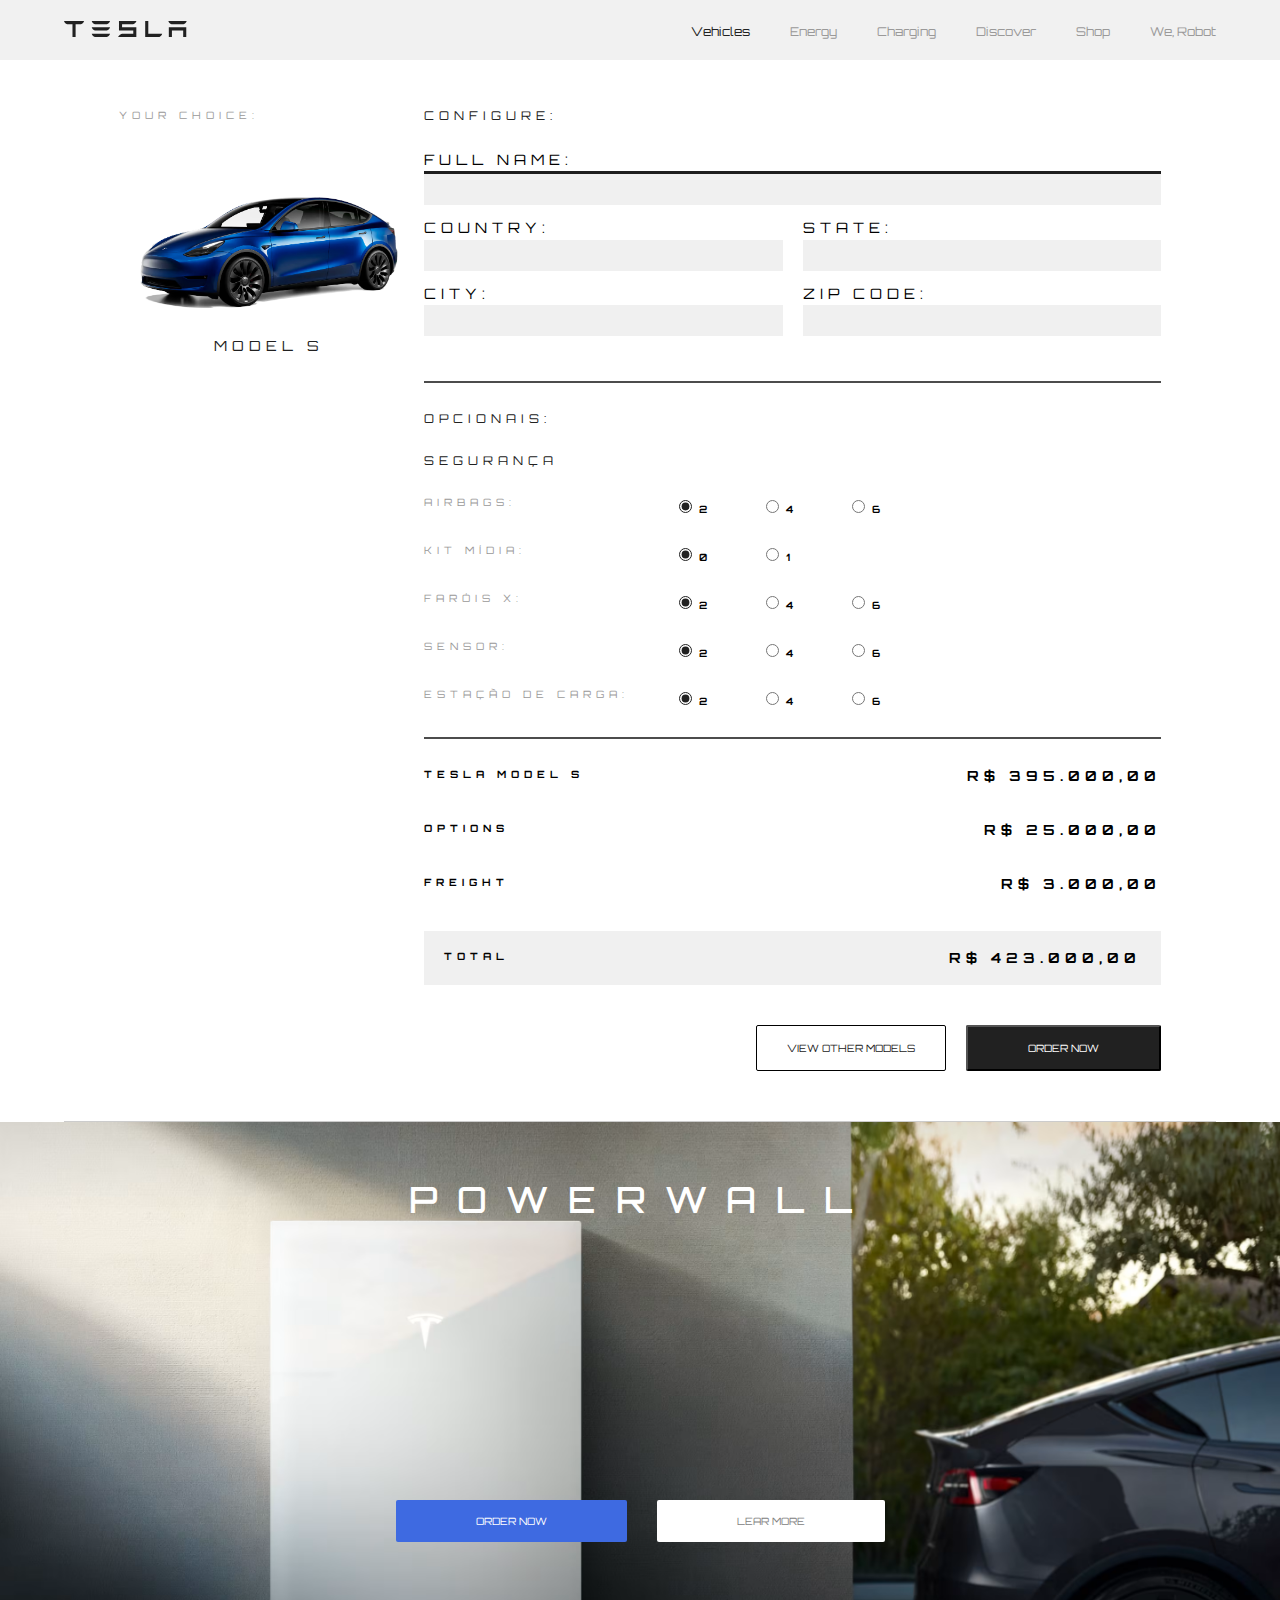
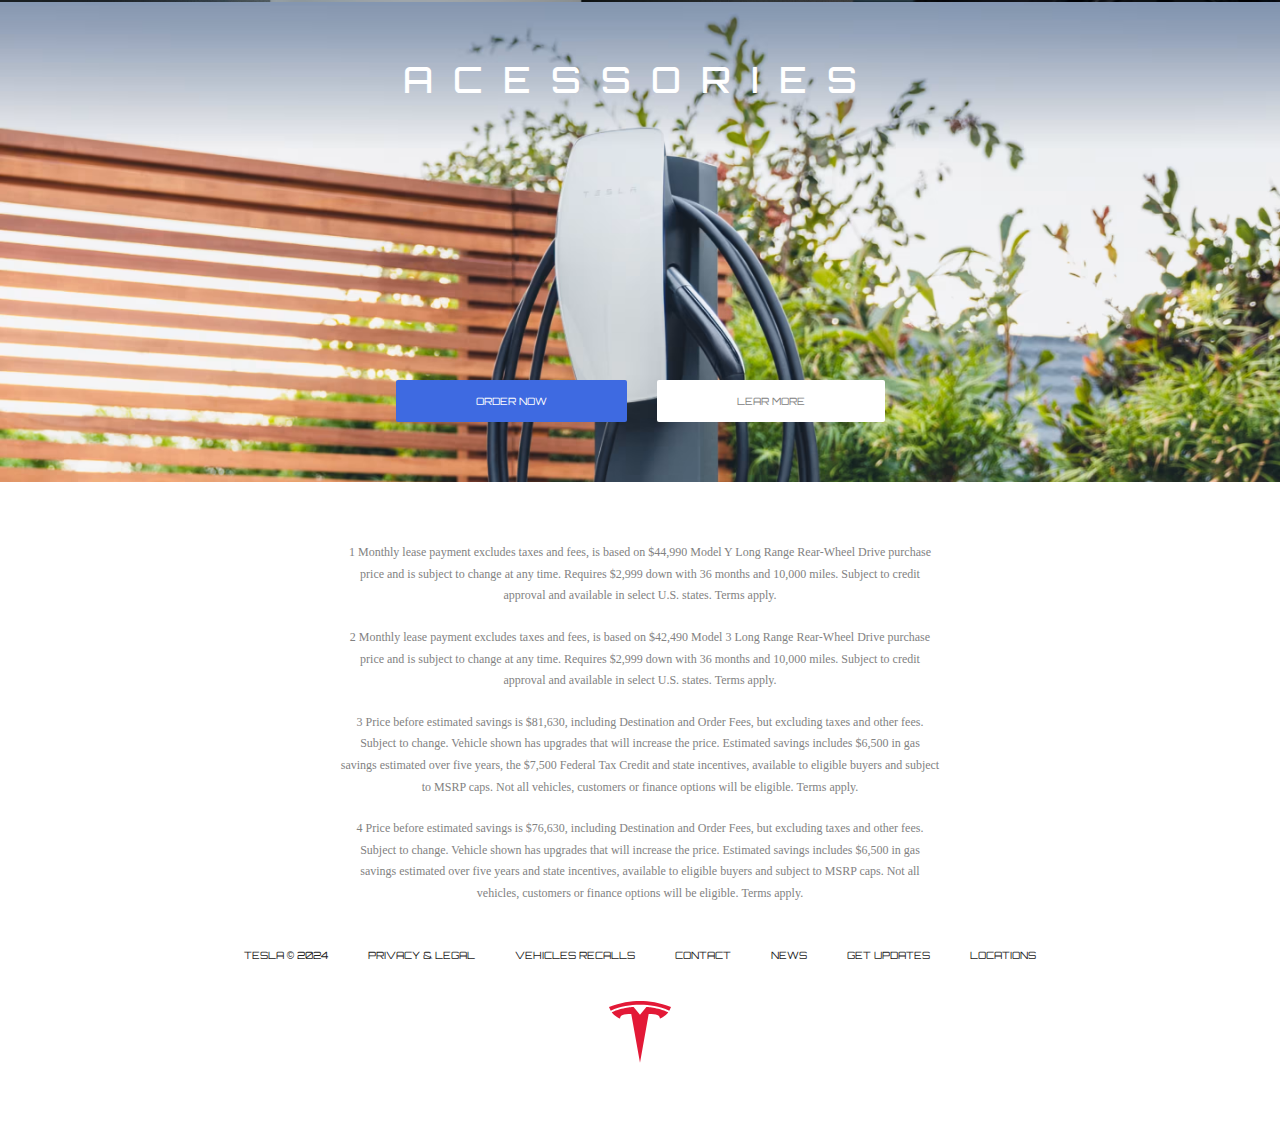
<file: view-car4.html>
<!DOCTYPE html>
<html lang="pt-br">

<head>
    <meta charset="UTF-8">
    <meta name="viewport" content="width=device-width, initial-scale=1.0">
    <title>Tesla</title>
    <link rel="preconnect" href="https://fonts.googleapis.com">
    <link rel="preconnect" href="https://fonts.gstatic.com" crossorigin>
    <link href="https://fonts.googleapis.com/css2?family=Orbitron:wght@400..900&display=swap" rel="stylesheet">
    <link rel="stylesheet" href="css/reset.css">
    <link rel="stylesheet" href="css/style-cars.css">
    <link rel="stylesheet" href="css/responsive.css">
</head>

<body>

    <header>
        <div class="container container-flex">
            <!-- logotipo -->
            <div class="brand">
                <figure>
                    <img src="img/logo-black.svg" alt="Logotipo da Tesla">
                </figure>
            </div>

            <!-- menu -->
            <div class="menu">
                <nav>
                    <ul>
                        <li>
                            <a class="active" href="/">Vehicles</a>
                        </li>
                        <li>
                            <a href="/">Energy</a>
                        </li>
                        <li>
                            <a href="/">Charging</a>
                        </li>
                        <li>
                            <a href="/">Discover</a>
                        </li>
                        <li>
                            <a href="/">Shop</a>
                        </li>
                        <li>
                            <a href="/">We, Robot</a>
                        </li>
                    </ul>
                </nav>
            </div>

            <div class="mobile-menu">
                <div></div>
                <div></div>
                <div></div>
            </div>
        </div>
    </header>

    <section class="container">
        <div class="car-details">
            <div class="car-image">
                <h3>your choice:</h3>
                <img src="img/car-4.avif" alt="Model S">
                <p class="car-model">Model S</p>
            </div>
            
            <div class="car-info">
                <h3>Configure:</h3>
                <form class="car-form border-bottom">
                    <div class="form-row">
                        <div class="form-group">
                            <label for="full-name">Full Name:</label>
                            <input type="text" class="border-input-selected">
                        </div>
                    </div>
                    <div class="form-row">
                        <div class="form-group">
                            <label for="country">Country:</label>
                            <input type="text">
                        </div>
                        <div class="form-group">
                            <label for="state">State:</label>
                            <input type="text">
                        </div>
                    </div>
                    <div class="form-row">
                        <div class="form-group">
                            <label for="city">City:</label>
                            <input type="text">
                        </div>
                        <div class="form-group">
                            <label for="zip">ZIP Code:</label>
                            <input type="text">
                        </div>
                    </div>
                </form>
          
                <div class="details-options border-bottom">
                    <h3>Opcionais:</h3>
                    <h3>Segurança</h3>
                    
                    <div class="option-car">
                        <label>Airbags:</label>
                        <div>
                            <input type="radio" name="airbags" checked><span>2</span>
                            <input type="radio" name="airbags"><span>4</span>
                            <input type="radio" name="airbags"><span>6</span>
                        </div>
                    </div>
                    
                    <div class="option-car">
                        <label>Kit mídia:</label>
                        <div>
                            <input type="radio" name="kit-midia" checked><span>0</span>
                            <input type="radio" name="kit-midia"><span>1</span>
                        </div>
                    </div>
                    
                    <div class="option-car">
                        <label>Faróis X:</label>
                        <div>
                            <input type="radio" name="farois" checked><span>2</span>
                            <input type="radio" name="farois"><span>4</span>
                            <input type="radio" name="farois"><span>6</span>
                        </div>
                    </div>
                    
                    <div class="option-car">
                        <label>Sensor:</label>
                        <div>
                            <input type="radio" name="sensor" checked><span>2</span>
                            <input type="radio" name="sensor"><span>4</span>
                            <input type="radio" name="sensor"><span>6</span>
                        </div>
                    </div>
                    
                    <div class="option-car">
                        <label>Estação de carga:</label>
                        <div>
                            <input type="radio" name="carga" checked><span>2</span>
                            <input type="radio" name="carga"><span>4</span>
                            <input type="radio" name="carga"><span>6</span>
                        </div>
                    </div>
                </div>
                
          
                <div class="price-summary">
                    <div class="price-item">
                        <span>TESLA MODEL S</span>
                        <span class="price-value">R$ 395.000,00</span>
                    </div>
                    <div class="price-item">
                        <span>Options</span>
                        <span class="price-value">R$ 25.000,00</span>
                    </div>
                    <div class="price-item">
                        <span>Freight</span>
                        <span class="price-value">R$ 3.000,00</span>
                    </div>
                    <div class="price-total">
                        <span>Total</span>
                        <span class="price-value">R$ 423.000,00</span>
                    </div>
                </div>
          
                <div class="action-buttons">
                    <button class="btn-other-model">View Other Models</button>
                    <button class="btn-order-now">Order Now</button>
                </div>
            </div>
        </div>
      </section>         

    <section class="full-banner" style="background-image: url(img/banner-2.avif);">
        <div class="product-title">
            <h2>powerwall</h2>
        </div>
        <div class="product-details">
            <button class="btn-primary">order now</button>
            <button class="btn-secondary">lear more</button>
        </div>
    </section>

    <section class="full-banner" style="background-image: url(img/banner-3.avif);">
        <div class="product-title">
            <h2>acessories</h2>
        </div>
        <div class="product-details">
            <button class="btn-primary">order now</button>
            <button class="btn-secondary">lear more</button>
        </div>
    </section>

    <footer>

        <div class="container">
            <div class="footer-block-text">
                <p>1 Monthly lease payment excludes taxes and fees, is based on $44,990 Model Y Long Range Rear-Wheel Drive purchase price and is subject to change at any time. Requires $2,999 down with 36 months and 10,000 miles. Subject to credit approval and available in select U.S. states. Terms apply.</p>
                <p>2 Monthly lease payment excludes taxes and fees, is based on $42,490 Model 3 Long Range Rear-Wheel Drive purchase price and is subject to change at any time. Requires $2,999 down with 36 months and 10,000 miles. Subject to credit approval and available in select U.S. states. Terms apply.</p>
                <p>3 Price before estimated savings is $81,630, including Destination and Order Fees, but excluding taxes and other fees. Subject to change. Vehicle shown has upgrades that will increase the price. Estimated savings includes $6,500 in gas savings estimated over five years, the $7,500 Federal Tax Credit and state incentives, available to eligible buyers and subject to MSRP caps. Not all vehicles, customers or finance options will be eligible. Terms apply.</p>
                <p>4 Price before estimated savings is $76,630, including Destination and Order Fees, but excluding taxes and other fees. Subject to change. Vehicle shown has upgrades that will increase the price. Estimated savings includes $6,500 in gas savings estimated over five years and state incentives, available to eligible buyers and subject to MSRP caps. Not all vehicles, customers or finance options will be eligible. Terms apply.</p>
        
            </div>
        </div>

        <div class="container menu-footer">
            <nav>
                <ul>
                    <li>
                        <a href="/">TESLA © 2024</a>
                    </li>
                    <li>
                        <a href="/">PRIVACY & LEGAL</a>
                    </li>
                    <li>
                        <a href="/">VEHICLES RECALLS</a>
                    </li>
                    <li>
                        <a href="/">CONTACT</a>
                    </li>
                    <li>
                        <a href="/">NEWS</a>
                    </li>
                    <li>
                        <a href="/">GET UPDATES</a>
                    </li>
                    <li>
                        <a href="/">LOCATIONS</a>
                    </li>
                </ul>
            </nav>

            <div>
                <figure>
                    <img src="img/logo-footer.svg" alt="Logotipo da Tesla">
                </figure>
            </div>
        </div>
    </footer>

</body>

</html>
</file>
<file: css/style.css>
body{
    font-family: "Orbitron", sans-serif;
}

header{
    background-color: #212121;
}

.container{
    max-width: 1240px;
    margin: 0 auto;
}

.container-flex{
    display: flex;
    justify-content: space-between;
    align-items: center;
    height: 60px;
}

.menu nav ul{
    display: flex;
    gap: 40px;
}

.menu nav ul li a{
    color: #9A9999;
    text-decoration: none;
    font-size: 12px;
}

.menu nav ul li a:hover{
    color: #fff;
}

.menu ul li a.active{
    color: #fff;
}

.hero{
    background-image: url(../img/banner-1.avif);
    background-position: center;
    background-size: cover;
    background-repeat: no-repeat;
}

.banner{
    height: 60vh;
    display: flex;
    flex-direction: column;
    justify-content: space-between;
    padding: 60px 0;
}

.brand-cybertruck{
    text-align: center;
}

.content{
    display: flex;
    flex-direction: column;
    gap: 20px;
}

.content h1{
    font-size: 36px;
    color: #fff;
    font-weight: normal;
    width: 30%;
    line-height: 1.4;
}

.content p{
    color: #fff;
    font-size: 14px;
    font-weight: 100;
    width: 40%;
    line-height: 2;
}

.content button{
    background-color: #212121;
    border: none;
    color: #9A9999;
    font-family: inherit;
    text-transform: uppercase;
    padding: 15px 80px;
    font-size: 12px;
    border-radius: 2px;
}

button.border-button{
    border-top: 3px solid #9A9999;
}

.catalogue{
    padding: 60px 0;
}

.catalogue h2{
    color: #9A9999;
    font-size: 14px;
    text-transform: uppercase;
    letter-spacing: 8px;
}

.catalogue-grid{
    display: flex;
}

.item-car{
    text-align: center;
    display: flex;
    flex-direction: column;
    gap: 20px;
}

.item-car img{
    width: 100%;
}

.item-car h3{
    color: #212121;
    font-size: 14px;
    text-transform: uppercase;
    font-weight: 600;
    letter-spacing: 8px;
}

.options{
    display: flex;
    justify-content: center;
    gap: 20px;
}

.item-car .options a{
    color: #9A9999;
    font-size: 10px;
    text-transform: uppercase;
    letter-spacing: 3px;
}

.title{
    margin-bottom: 40px;
}

.full-banner{
    background-position: center;
    background-size: cover;
    text-align: center;
    height: 360px;
    display: flex;
    flex-direction: column;
    justify-content: space-between;
    padding: 60px 0;
}

.full-banner h2{
    color: #fff;
    font-size: 36px;
    text-transform: uppercase;
    font-weight: 500;
    letter-spacing: 20px;
}

.product-details{
    display: flex;
    justify-content: center;
    gap: 30px;
}

.btn-primary{
    background-color: #3E6AE1;
    border: none;
    color: #fff;
    text-transform: uppercase;
    font-family: orbitron;
    font-size: 10px;
    padding: 15px 80px;
    border-radius: 2px;
    transition: all 0.3s;
    cursor: pointer;
}

.btn-primary:hover, .btn-secondary:hover{
    background-color: #212121;
    transition: all 0.3s;
}

.btn-secondary{
    background-color: #ffffff;
    border: none;
    color: #828282;
    text-transform: uppercase;
    font-family: orbitron;
    font-size: 10px;
    padding: 15px 80px;
    border-radius: 2px;
    transition: all 0.3s;
    cursor: pointer;
}

footer{
    padding: 60px 0;
}

.menu-footer{
    display: flex;
    flex-direction: column;
    align-items: center;
    text-align: center;
    gap: 40px;
}

.menu-footer ul{
    display: flex;
    gap: 40px;
}

.menu-footer ul li a{
    text-decoration: none;
    color: #212121;
    font-size: 10px;
}

.footer-block-text{
    width: 600px;
    margin: 0 auto;
    font-size: 12px;
    color: #828282;
    text-align: center;
    margin-bottom: 40px;
    font-family: Inter;
}

.footer-block-text p{
    margin-bottom: 20px;
    line-height: 1.8;
}

.mobile-menu{
    display: flex;
    flex-direction: column;
    gap: 4px;
    transition: all 0.2s;
    display: none;
}

.mobile-menu:hover{
    opacity: 0.85;
    transition: all 0.2s;
}

.mobile-menu div{
    width: 30px;
    height: 2px;
    background-color: #fff;
}
</file>
<file: css/responsive.css>
/* 2xl */
@media (max-width: 1536px) {
    
}

/* xl */
@media (max-width: 1280px) {
    .container{
        max-width: calc(1280px - 10%);
    }
}

/* lg */
@media (max-width: 1024px) {
   
    .container{
        max-width: calc(1024px - 10%);
        margin: 0 40px;
    }

    .content h1{
        font-size: 36px;
        width: 100%;
    }

    .content p{
        width: 100%;
    }
    
    .brand-cybertruck img{
        width: 50%;
    }

    .catalogue-grid{
        flex-wrap: wrap;
    }

    .car-details{
        flex-wrap: wrap;
    }

    .car-image img {
        max-width: 500px;
    }
      
    
}

/* md */
@media (max-width: 768px) {
    .container{
        max-width: calc(768px - 10%);
        margin: 0 20px;
    }

    .menu{
        display: none;
    }

    .mobile-menu{
        display: flex;
    }

    .footer-block-text{
        width: 100%;
    }

    .content h1{
        font-size: 26px;
    }

    .menu-footer ul{
        flex-direction: column;
    }

    .full-banner{
        padding: 40px;
        height: 70vh;
    }

    .full-banner h2{
        font-size: 22px;
    }

    .product-details{
        flex-direction: column;
    }

    .options-btns{
        display: flex;
        flex-direction: column;
        gap: 10px;
    }

    .options-btns button{
        width: 100%;
        display: flex;
        justify-content: center;
    }

    .title{
        text-align: center;
    }
}
   

/* sm */
@media (max-width: 640px) {
    .container{
        max-width: calc(640px - 10%);
        margin: 0 20px;
    }

    .content h1{
        font-size: 32px;
    }

    .full-banner h2{
        font-size: 18px;
    }
}

/* xs */
@media (max-width: 475px) {
    .container{
        max-width: calc(475px - 10%);
        margin: 0 20px;
    }

    .content h1{
        font-size: 20px;
    }
}
</file>
<file: css/style-cars.css>
body{
    font-family: "Orbitron", sans-serif;
}

header{
    background-color: #F1F1F1;
}

.container{
    max-width: 1240px;
    margin: 0 auto;
}

.container-flex{
    display: flex;
    justify-content: space-between;
    align-items: center;
    height: 60px;
}

.menu nav ul{
    display: flex;
    gap: 40px;
}

.menu nav ul li a{
    color: #9A9999;
    text-decoration: none;
    font-size: 12px;
}

.menu nav ul li a:hover{
    color: #212121;
}

.menu ul li a.active{
    color: #212121;
}

.hero{
    background-image: url(../img/banner-1.avif);
    background-position: center;
    background-size: cover;
    background-repeat: no-repeat;
}

.banner{
    height: 60vh;
    display: flex;
    flex-direction: column;
    justify-content: space-between;
    padding: 60px 0;
}

.brand-cybertruck{
    text-align: center;
}

.content{
    display: flex;
    flex-direction: column;
    gap: 20px;
}

.content h1{
    font-size: 36px;
    color: #fff;
    font-weight: normal;
    width: 30%;
    line-height: 1.4;
}

.content p{
    color: #fff;
    font-size: 14px;
    font-weight: 100;
    width: 40%;
    line-height: 2;
}

.content button{
    background-color: #212121;
    border: none;
    color: #9A9999;
    font-family: inherit;
    text-transform: uppercase;
    padding: 15px 80px;
    font-size: 12px;
    border-radius: 2px;
}

button.border-button{
    border-top: 3px solid #9A9999;
}

.catalogue{
    padding: 60px 0;
}

.catalogue h2{
    color: #9A9999;
    font-size: 14px;
    text-transform: uppercase;
    letter-spacing: 8px;
}

.catalogue-grid{
    display: flex;
}

.item-car{
    text-align: center;
    display: flex;
    flex-direction: column;
    gap: 20px;
}

.item-car img{
    width: 100%;
}

.item-car h3{
    color: #212121;
    font-size: 14px;
    text-transform: uppercase;
    font-weight: 600;
    letter-spacing: 8px;
}

.options{
    display: flex;
    justify-content: center;
    gap: 20px;
}

.item-car .options a{
    color: #9A9999;
    font-size: 10px;
    text-transform: uppercase;
    letter-spacing: 3px;
}

.title{
    margin-bottom: 40px;
}

.full-banner{
    background-position: center;
    background-size: cover;
    text-align: center;
    height: 360px;
    display: flex;
    flex-direction: column;
    justify-content: space-between;
    padding: 60px 0;
}

.full-banner h2{
    color: #fff;
    font-size: 36px;
    text-transform: uppercase;
    font-weight: 500;
    letter-spacing: 20px;
}

.product-details{
    display: flex;
    justify-content: center;
    gap: 30px;
}

.btn-primary{
    background-color: #3E6AE1;
    border: none;
    color: #fff;
    text-transform: uppercase;
    font-family: orbitron;
    font-size: 10px;
    padding: 15px 80px;
    border-radius: 2px;
    transition: all 0.3s;
    cursor: pointer;
}

.btn-primary:hover, .btn-secondary:hover{
    background-color: #212121;
    transition: all 0.3s;
}

.btn-secondary{
    background-color: #ffffff;
    border: none;
    color: #828282;
    text-transform: uppercase;
    font-family: orbitron;
    font-size: 10px;
    padding: 15px 80px;
    border-radius: 2px;
    transition: all 0.3s;
    cursor: pointer;
}

footer{
    padding: 60px 0;
}

.menu-footer{
    display: flex;
    flex-direction: column;
    align-items: center;
    text-align: center;
    gap: 40px;
}

.menu-footer ul{
    display: flex;
    gap: 40px;
}

.menu-footer ul li a{
    text-decoration: none;
    color: #212121;
    font-size: 10px;
}

.footer-block-text{
    width: 600px;
    margin: 0 auto;
    font-size: 12px;
    color: #828282;
    text-align: center;
    margin-bottom: 40px;
    font-family: Inter;
}

.footer-block-text p{
    margin-bottom: 20px;
    line-height: 1.8;
}

.mobile-menu{
    display: flex;
    flex-direction: column;
    gap: 4px;
    transition: all 0.2s;
    display: none;
}

.mobile-menu:hover{
    opacity: 0.85;
    transition: all 0.2s;
}

.mobile-menu div{
    width: 30px;
    height: 2px;
    background-color: #fff;
}


/*PAGE CAR*/
.car-details {
    display: flex;
    justify-content: space-evenly;
    
    padding: 50px;
    border-bottom: 1px solid #ccc;
    /*background-color: red;*/
  
}
  
.car-image {
    display: flex;
    flex-direction: column;
    text-transform: uppercase;
    letter-spacing: 5px;
    /*background-color: pink;*/
 }

.car-image h3{
    font-size: 10px;
    color: #9A9999;
    padding-bottom: 50px;
}
  
.car-image img {
    max-width: 300px;
    height: auto;
}
  
.car-model {
    font-family: "Orbitron", sans-serif;
    font-size: 14px;
    text-transform: uppercase;
    text-align: center;
    color: #212121;
    margin-bottom: 20px;
}
  
.car-info {
    display: flex;
    flex-direction: column;
    text-transform: uppercase;
    letter-spacing: 5px;
    gap: 30px;
    width: 70%;
}
  
.car-info h3 {
    font-size: 12px;
    color: #212121;
}
  
.car-form .form-row {
    display: flex;
    justify-content: space-between;
    gap: 20px;
    margin-bottom: 15px;
}
  
.form-group {
    flex: 1;
    display: flex;
    flex-direction: column;
}
  
.form-group label {
    font-size: 0.9rem;
    margin-bottom: 5px;
}

.border-input-selected{
    border-top: 3px solid #1E1E1E;
}

input{
    border: 0px solid #ccc;
    padding: 10px;
    font-size: 10px;    
    background-color: #F0F0F0;
}

.details-options {
    display: flex;
    flex-direction: column;
    gap: 30px; /* Espaçamento entre as opções */
}

.option-car {
    display: flex;

}

.option-car label {
    width: 250px;
    text-align: left;
    font-size: 10px;
    color: #9A9999; 
}

.option-car input[type="radio"] {    
    font-size: 10px;
    margin-right: 7px; 

}

input[type="radio"]:checked {
    accent-color: #212121;
}

.option-car span {
    margin-right: 40px;
    font-size: 10px;
    font-weight: bold;
}

.border-bottom{
    padding-bottom: 30px;
    border-bottom: 2px solid #4C4C4C;
}
  
.price-summary{
    display: flex;
    flex-direction: column;
    justify-content: space-around;
    gap: 30px;
}

.price-item,
.price-total {
  display: flex;
  justify-content: space-between;
  margin-bottom: 10px;
  font-size: 10px;
  font-weight: bold;
}

.price-total{
    background-color: #F0F0F0;
    padding: 20px;
}

.price-value{
    font-size: 14px;
    font-weight: bold;
}

.action-buttons{
    display: flex;
    justify-content: flex-end;

}

.btn-other-model{
    background-color: #FFFFFF;
    border: 1px solid #000000;
    color: #212121;
    text-transform: uppercase;
    font-family: orbitron;
    font-size: 10px;
    padding: 15px 30px 15px 30px;
    margin-right: 20px;
    border-radius: 2px;
    transition: all 0.3s;
    cursor: pointer;
}

.btn-order-now{
    background-color: #212121;
    color: #FFFFFF;
    text-transform: uppercase;
    font-family: orbitron;
    font-size: 10px;
    padding: 15px 60px 15px 60px;
    border-radius: 2px;
    transition: all 0.3s;
    cursor: pointer;
}
</file>
